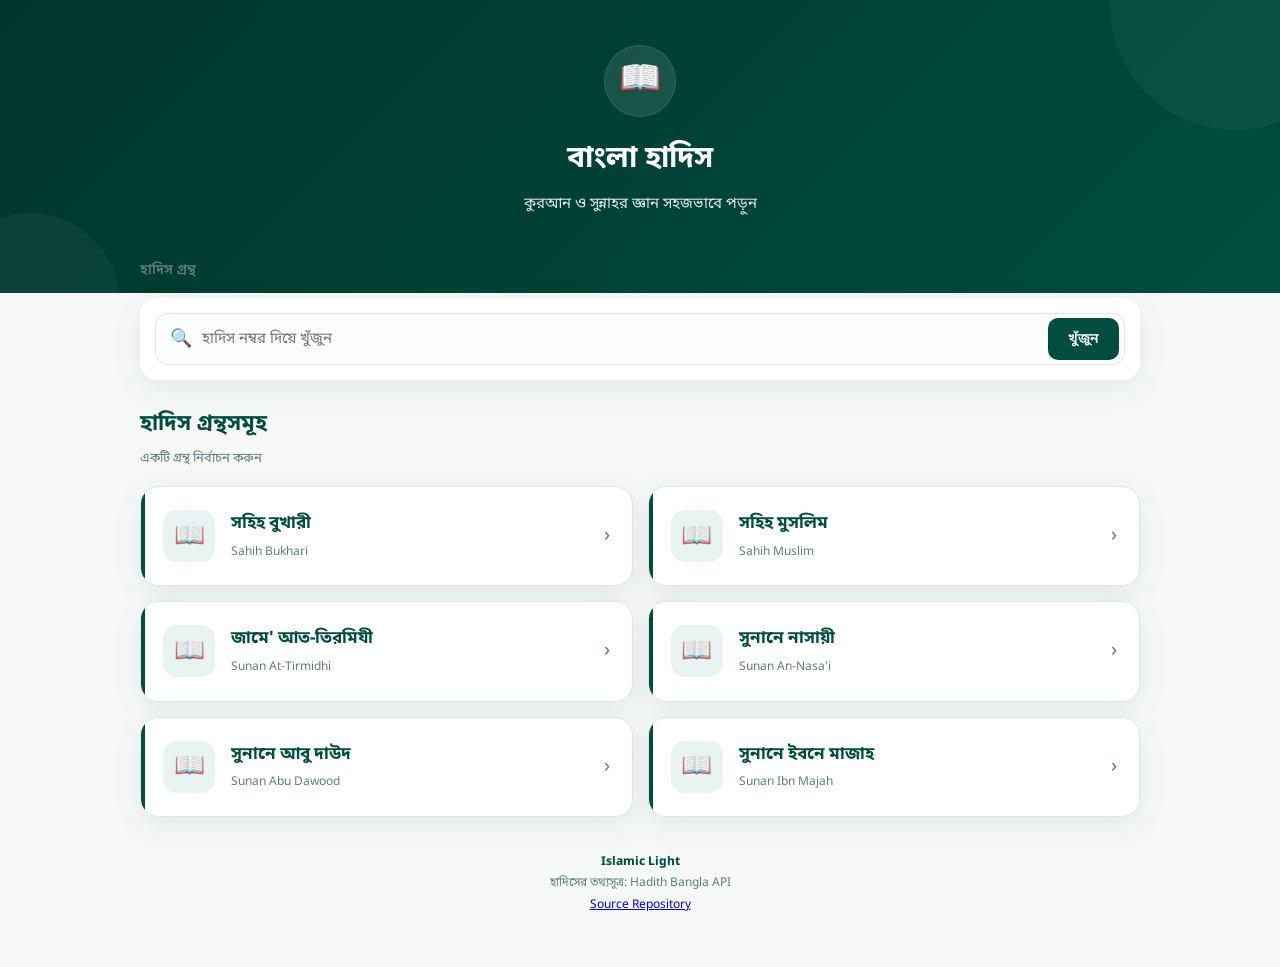
<file: hadith/hadith.html>
<!DOCTYPE html>
<html lang="bn">
<head>
<meta charset="UTF-8">
<meta name="viewport" content="width=device-width,initial-scale=1.0">
<title>বাংলা হাদিস | Islamic Light</title>
<meta name="description" content="Islamic Light-এ সহিহ বুখারী, সহিহ মুসলিম, তিরমিযী, নাসায়ী, আবু দাউদ ও ইবনে মাজাহ-এর বাংলা হাদিস পড়ুন।">
<meta name="theme-color" content="#004d40">
<link rel="preconnect" href="https://fonts.googleapis.com">
<link rel="preconnect" href="https://fonts.gstatic.com" crossorigin>
<link href="https://fonts.googleapis.com/css2?family=Noto+Sans+Bengali:wght@400;500;600;700&display=swap" rel="stylesheet">
<link rel="stylesheet" href="hadith.css">
</head>

<body>

<header class="hadith-header">
<div class="header-icon">📖</div>
<h1>বাংলা হাদিস</h1>
<p>কুরআন ও সুন্নাহর জ্ঞান সহজভাবে পড়ুন</p>
</header>

<main class="hadith-container">

<div class="top-bar">
<button id="backBtn" class="back-btn" type="button" hidden>← ফিরে যান</button>
<div id="breadcrumb" class="breadcrumb">হাদিস গ্রন্থ</div>
</div>

<section class="search-box">
<div class="search-input-wrap">
<span>🔍</span>
<input id="searchInput" type="search" placeholder="হাদিস নম্বর দিয়ে খুঁজুন">
<button id="searchBtn" type="button">খুঁজুন</button>
</div>
</section>

<div id="status" class="status"></div>

<section id="booksView">
<div class="section-heading">
<h2>হাদিস গ্রন্থসমূহ</h2>
<p>একটি গ্রন্থ নির্বাচন করুন</p>
</div>

<div id="booksGrid" class="books-grid"></div>
</section>

<section id="chaptersView" hidden>
<div class="section-heading">
<h2 id="bookTitle">অধ্যায়সমূহ</h2>
<p>একটি অধ্যায় নির্বাচন করুন</p>
</div>

<div id="chaptersGrid" class="chapters-grid"></div>
</section>

<section id="hadithsView" hidden>
<div class="section-heading">
<h2 id="chapterTitle">হাদিসসমূহ</h2>
<p id="chapterRange"></p>
</div>

<div id="hadithList" class="hadith-list"></div>
</section>

<div id="emptyState" class="empty-state" hidden>
<div>📚</div>
<h3>কোনো তথ্য পাওয়া যায়নি</h3>
<p>দয়া করে আবার চেষ্টা করুন।</p>
</div>

<button id="scrollTopBtn" class="scroll-top" type="button" title="উপরে যান">↑</button>

<div class="hadith-note">
<strong>Islamic Light</strong>
<p>হাদিসের তথ্যসূত্র: Hadith Bangla API</p>
<p>
<a href="https://github.com/md-rifatkhan/hadithbangla"
target="_blank"
rel="noopener noreferrer">
Source Repository
</a>
</p>
</div>

</main>

<script src="hadith.js"></script>
</body>
</html>
</file>
<file: hadith/hadith.css>
:root{
--primary:#004d40;
--primary-dark:#00352d;
--primary-light:#e7f4f1;
--accent:#c8a951;
--background:#f5f8f7;
--white:#fff;
--text:#263238;
--muted:#607d7b;
--border:#dce8e5;
--danger:#a33d3d;
--danger-bg:#fff4f4;
--shadow:0 8px 30px rgba(0,77,64,.08);
--radius:18px
}

*{margin:0;padding:0;box-sizing:border-box}

html{scroll-behavior:smooth}

body{
font-family:"Noto Sans Bengali",sans-serif;
background:var(--background);
color:var(--text);
line-height:1.8;
min-height:100vh
}

button,input{font-family:inherit}

.hadith-header{
background:linear-gradient(135deg,#00352d,#004d40);
color:#fff;
text-align:center;
padding:45px 20px 75px;
position:relative;
overflow:hidden
}

.hadith-header:before,
.hadith-header:after{
content:"";
position:absolute;
border-radius:50%;
background:rgba(255,255,255,.04)
}

.hadith-header:before{
width:250px;
height:250px;
top:-120px;
right:-80px
}

.hadith-header:after{
width:180px;
height:180px;
bottom:-100px;
left:-60px
}

.header-icon{
width:72px;
height:72px;
margin:0 auto 15px;
display:flex;
align-items:center;
justify-content:center;
background:rgba(255,255,255,.1);
border:1px solid rgba(255,255,255,.1);
border-radius:50%;
font-size:34px;
position:relative
}

.hadith-header h1{
font-size:30px;
font-weight:700;
position:relative
}

.hadith-header p{
margin-top:5px;
font-size:15px;
opacity:.88;
position:relative
}

.hadith-container{
width:min(1000px,94%);
margin:-35px auto 50px;
position:relative;
z-index:5
}

.top-bar{
display:flex;
align-items:center;
gap:12px;
margin-bottom:15px
}

.back-btn{
border:0;
background:#fff;
color:var(--primary);
padding:10px 16px;
border-radius:12px;
box-shadow:var(--shadow);
cursor:pointer;
font-size:14px
}

.breadcrumb{
font-size:14px;
color:var(--muted);
font-weight:600
}

.search-box{
background:#fff;
padding:15px;
border-radius:var(--radius);
box-shadow:var(--shadow);
margin-bottom:25px
}

.search-input-wrap{
display:flex;
align-items:center;
gap:10px;
height:52px;
border:1px solid var(--border);
border-radius:13px;
padding-left:14px;
background:#fbfdfc
}

.search-input-wrap span{
font-size:18px
}

.search-input-wrap input{
flex:1;
height:100%;
border:0;
outline:0;
background:transparent;
font-size:15px;
color:var(--text);
min-width:0
}

.search-input-wrap button{
height:42px;
border:0;
background:var(--primary);
color:#fff;
padding:0 20px;
margin-right:5px;
border-radius:10px;
cursor:pointer;
font-size:14px;
font-weight:600
}

.search-input-wrap button:hover{
background:var(--primary-dark)
}

.section-heading{
margin-bottom:16px
}

.section-heading h2{
font-size:22px;
color:var(--primary);
font-weight:700
}

.section-heading p{
font-size:13px;
color:var(--muted);
margin-top:2px
}

.books-grid{
display:grid;
grid-template-columns:repeat(2,1fr);
gap:15px
}

.book-card{
background:#fff;
border:1px solid var(--border);
border-radius:var(--radius);
padding:22px;
display:flex;
align-items:center;
gap:16px;
cursor:pointer;
box-shadow:var(--shadow);
transition:.2s;
position:relative;
overflow:hidden
}

.book-card:before{
content:"";
position:absolute;
left:0;
top:0;
bottom:0;
width:4px;
background:var(--primary)
}

.book-card:hover{
transform:translateY(-3px);
box-shadow:0 12px 35px rgba(0,77,64,.13)
}

.book-icon{
width:52px;
height:52px;
flex-shrink:0;
display:flex;
align-items:center;
justify-content:center;
background:var(--primary-light);
border-radius:14px;
font-size:25px
}

.book-info{
flex:1
}

.book-info h3{
font-size:17px;
color:var(--primary);
font-weight:700
}

.book-info p{
font-size:12px;
color:var(--muted);
margin-top:2px
}

.book-arrow{
font-size:20px;
color:var(--muted)
}

.chapters-grid{
display:grid;
grid-template-columns:repeat(2,1fr);
gap:12px
}

.chapter-card{
background:#fff;
border:1px solid var(--border);
border-radius:15px;
padding:17px;
cursor:pointer;
box-shadow:var(--shadow);
transition:.2s;
display:flex;
gap:13px
}

.chapter-card:hover{
transform:translateY(-2px);
border-color:var(--primary)
}

.chapter-number{
width:40px;
height:40px;
flex-shrink:0;
display:flex;
align-items:center;
justify-content:center;
border-radius:11px;
background:var(--primary-light);
color:var(--primary);
font-size:14px;
font-weight:700
}

.chapter-info{
flex:1
}

.chapter-info h3{
font-size:15px;
line-height:1.6;
color:var(--text)
}

.chapter-info span{
display:block;
font-size:11px;
color:var(--muted);
margin-top:3px
}

.hadith-list{
display:flex;
flex-direction:column;
gap:18px
}

.hadith-card{
background:#fff;
border:1px solid var(--border);
border-radius:var(--radius);
box-shadow:var(--shadow);
overflow:hidden
}

.hadith-head{
display:flex;
align-items:center;
justify-content:space-between;
gap:10px;
padding:13px 18px;
background:var(--primary-light);
border-bottom:1px solid var(--border)
}

.hadith-number{
color:var(--primary);
font-size:14px;
font-weight:700
}

.hadith-grade{
padding:4px 9px;
border-radius:20px;
font-size:11px;
font-weight:600;
color:#fff;
background:var(--primary)
}

.hadith-body{
padding:22px
}

.narrator{
color:var(--primary);
font-size:14px;
font-weight:600;
margin-bottom:14px
}

.arabic-text{
direction:rtl;
text-align:right;
font-family:serif;
font-size:23px;
line-height:2.1;
margin-bottom:20px;
color:#1d2927;
padding:15px;
background:#fafcfb;
border-radius:12px
}

.bangla-text{
font-size:17px;
line-height:2.15;
white-space:pre-line
}

.note{
margin-top:18px;
padding:12px 15px;
background:#faf8ef;
border-right:4px solid var(--accent);
border-radius:10px;
font-size:13px;
color:#5d563d
}

.hadith-actions{
display:flex;
gap:8px;
margin-top:20px;
padding-top:15px;
border-top:1px solid var(--border)
}

.action-btn{
border:1px solid var(--border);
background:#fff;
color:var(--primary);
padding:8px 13px;
border-radius:9px;
font-size:12px;
cursor:pointer
}

.action-btn:hover{
background:var(--primary);
color:#fff
}

.status{
text-align:center;
margin:20px 0;
color:var(--muted)
}

.loader{
width:38px;
height:38px;
margin:15px auto;
border:4px solid #dcebe7;
border-top-color:var(--primary);
border-radius:50%;
animation:spin .8s linear infinite
}

@keyframes spin{
to{transform:rotate(360deg)}
}

.error{
background:var(--danger-bg);
border:1px solid #ffd0d0;
color:var(--danger);
padding:18px;
border-radius:14px;
text-align:center;
font-size:14px
}

.empty-state{
text-align:center;
background:#fff;
padding:45px 20px;
border-radius:var(--radius);
box-shadow:var(--shadow)
}

.empty-state div{
font-size:40px;
margin-bottom:10px
}

.empty-state h3{
color:var(--primary);
font-size:18px
}

.empty-state p{
font-size:13px;
color:var(--muted)
}

.scroll-top{
position:fixed;
right:18px;
bottom:18px;
width:44px;
height:44px;
border:0;
border-radius:50%;
background:var(--primary);
color:#fff;
font-size:20px;
cursor:pointer;
box-shadow:0 5px 20px rgba(0,0,0,.15);
display:none;
z-index:20
}

.hadith-note{
text-align:center;
margin-top:35px;
padding:0 15px;
color:var(--muted);
font-size:12px
}

.hadith-note strong{
color:var(--primary)
}

@media(max-width:700px){
.books-grid,
.chapters-grid{
grid-template-columns:1fr
}

.hadith-header{
padding:38px 15px 65px
}

.header-icon{
width:65px;
height:65px;
font-size:30px
}

.hadith-header h1{
font-size:25px
}

.hadith-header p{
font-size:13px
}

.hadith-container{
width:94%;
margin-top:-30px
}

.search-input-wrap{
height:50px
}

.search-input-wrap button{
padding:0 14px
}

.book-card{
padding:18px
}

.hadith-body{
padding:17px
}

.arabic-text{
font-size:21px;
line-height:2
}

.bangla-text{
font-size:16px;
line-height:2.1
}

.hadith-actions{
flex-wrap:wrap
}

.action-btn{
flex:1
}
  }
</file>
